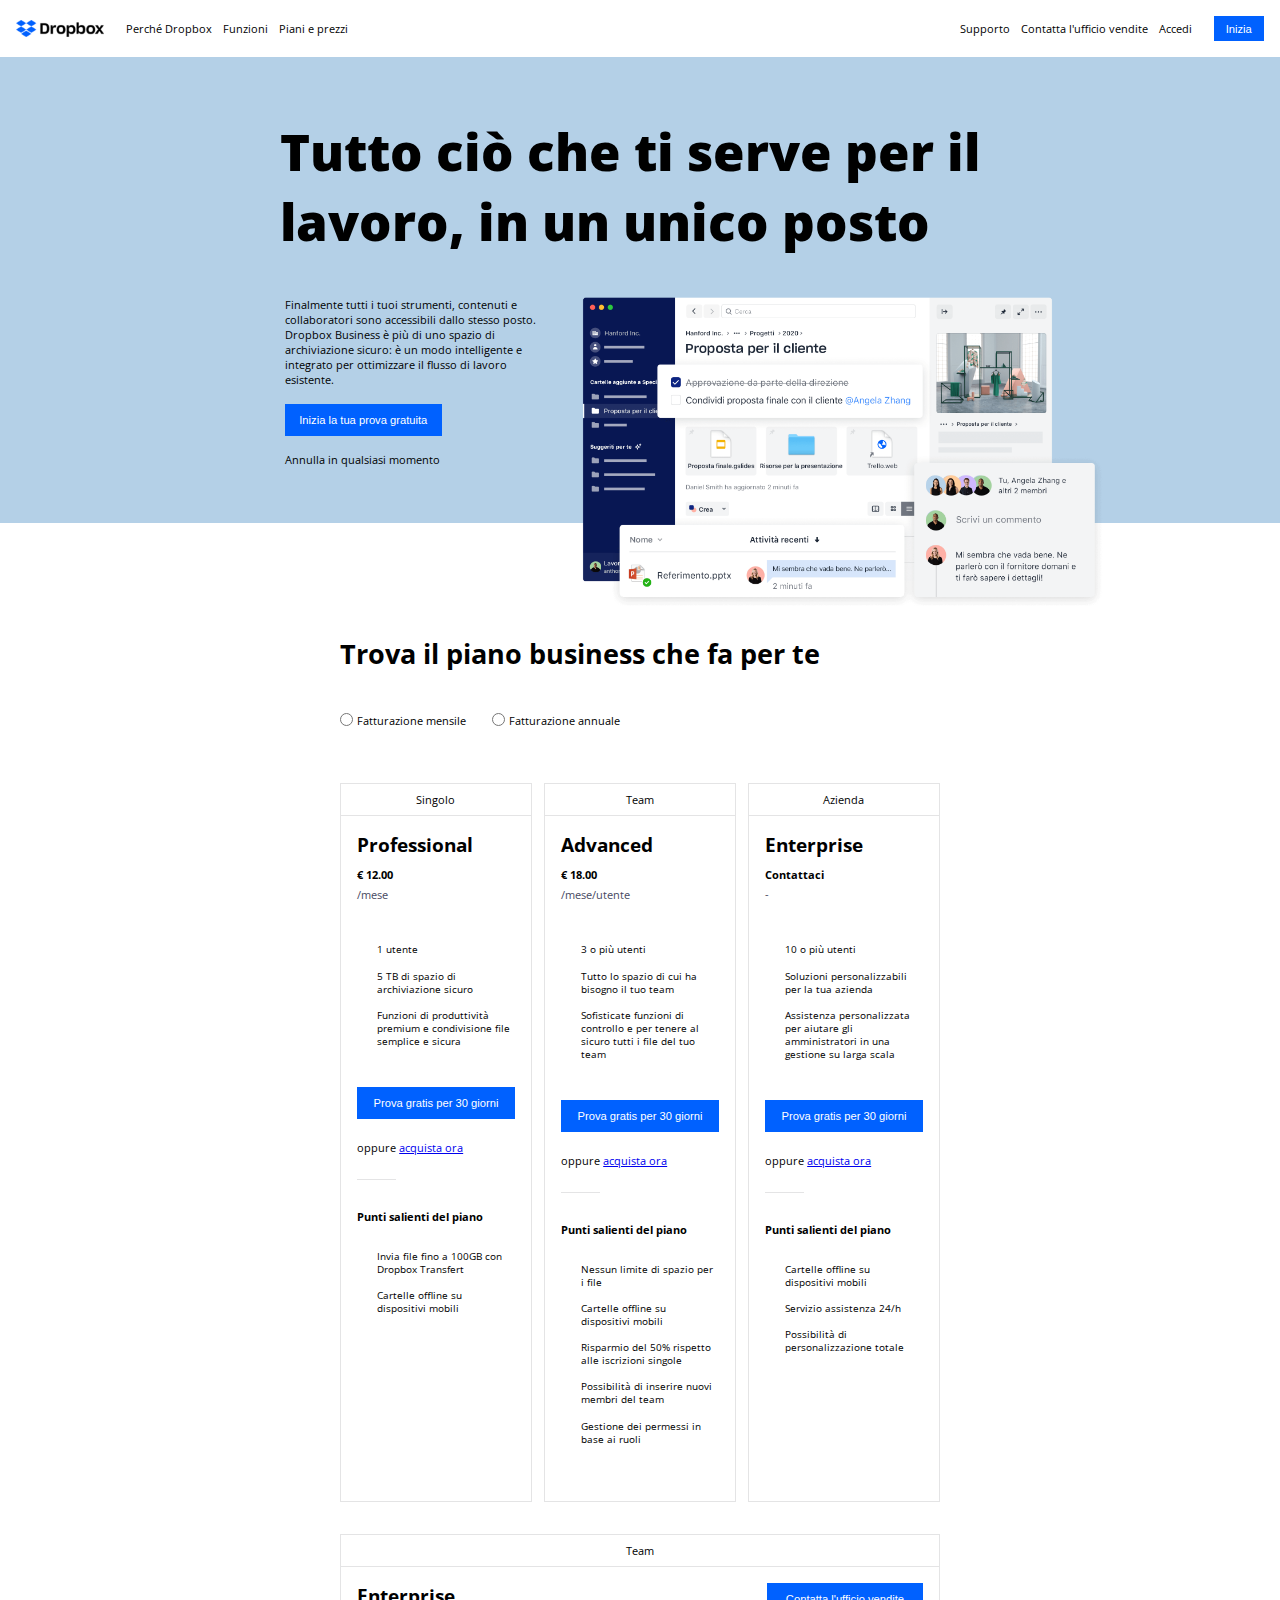
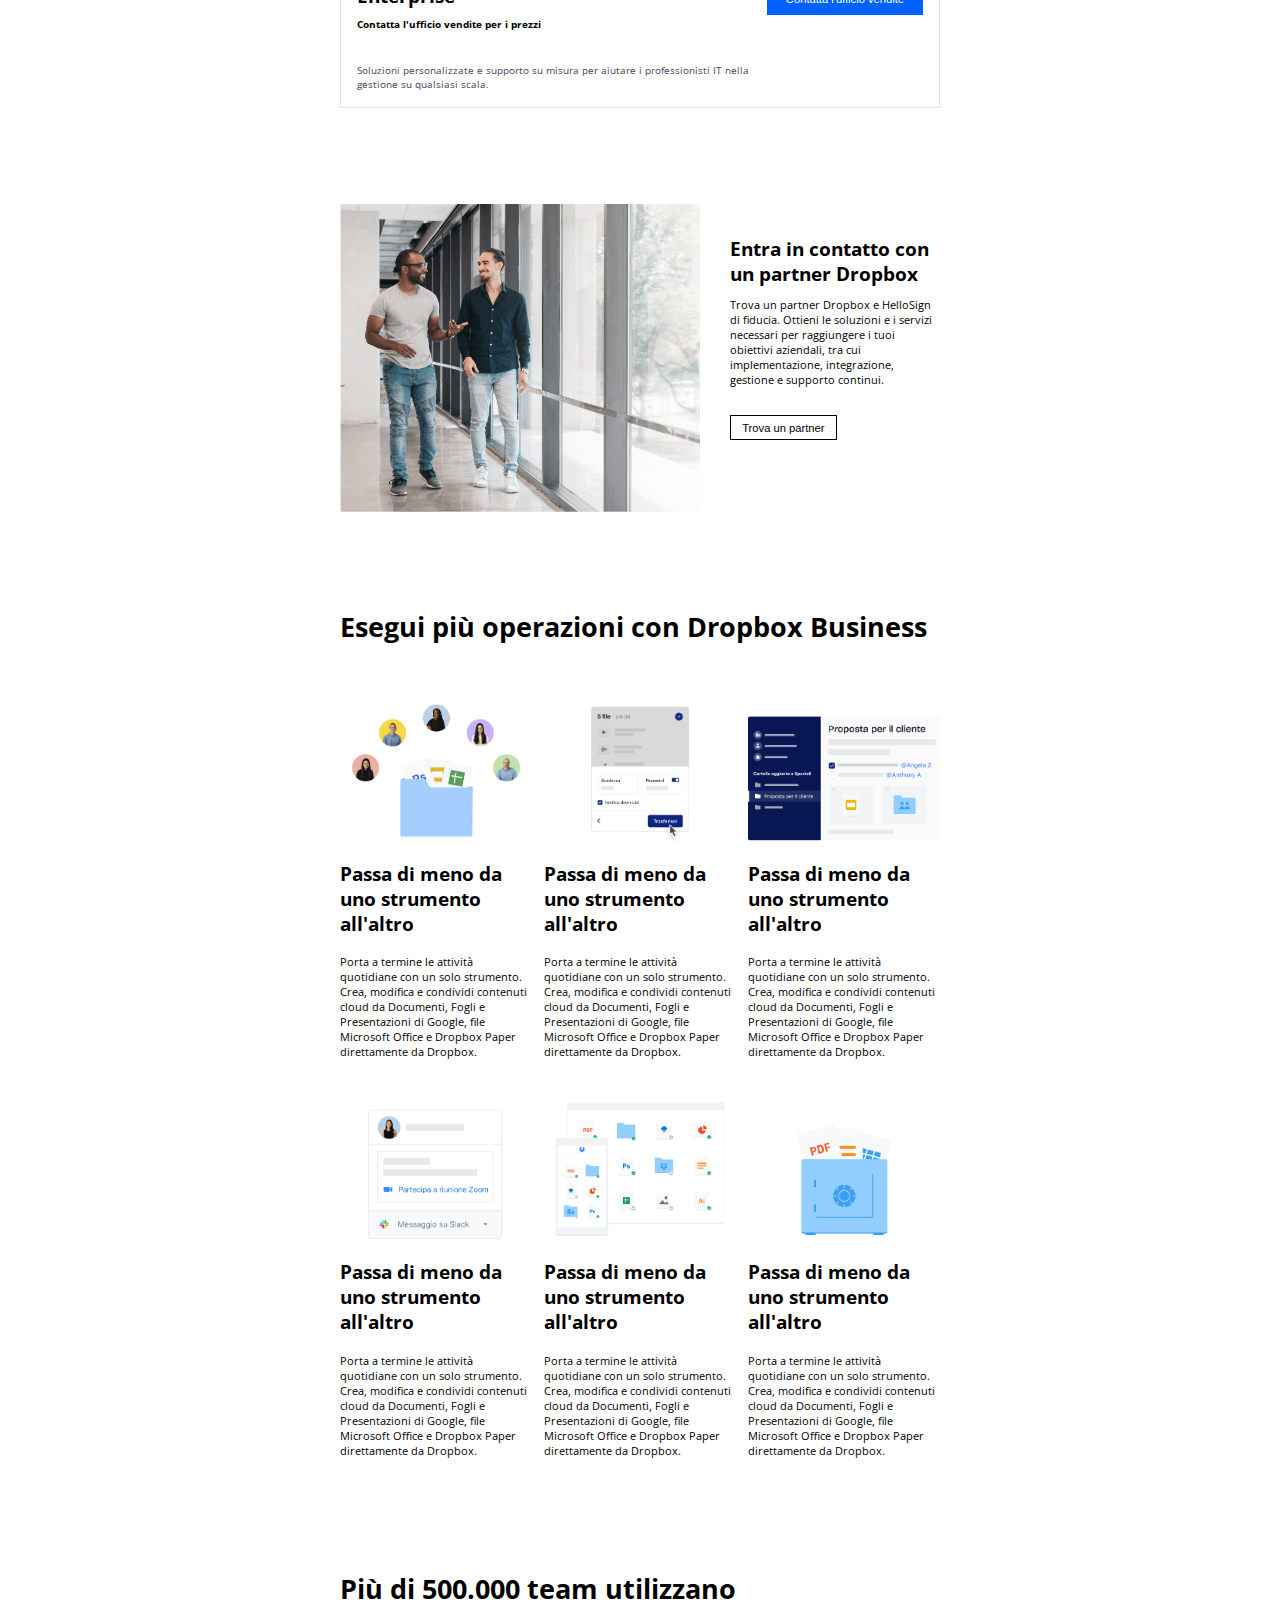
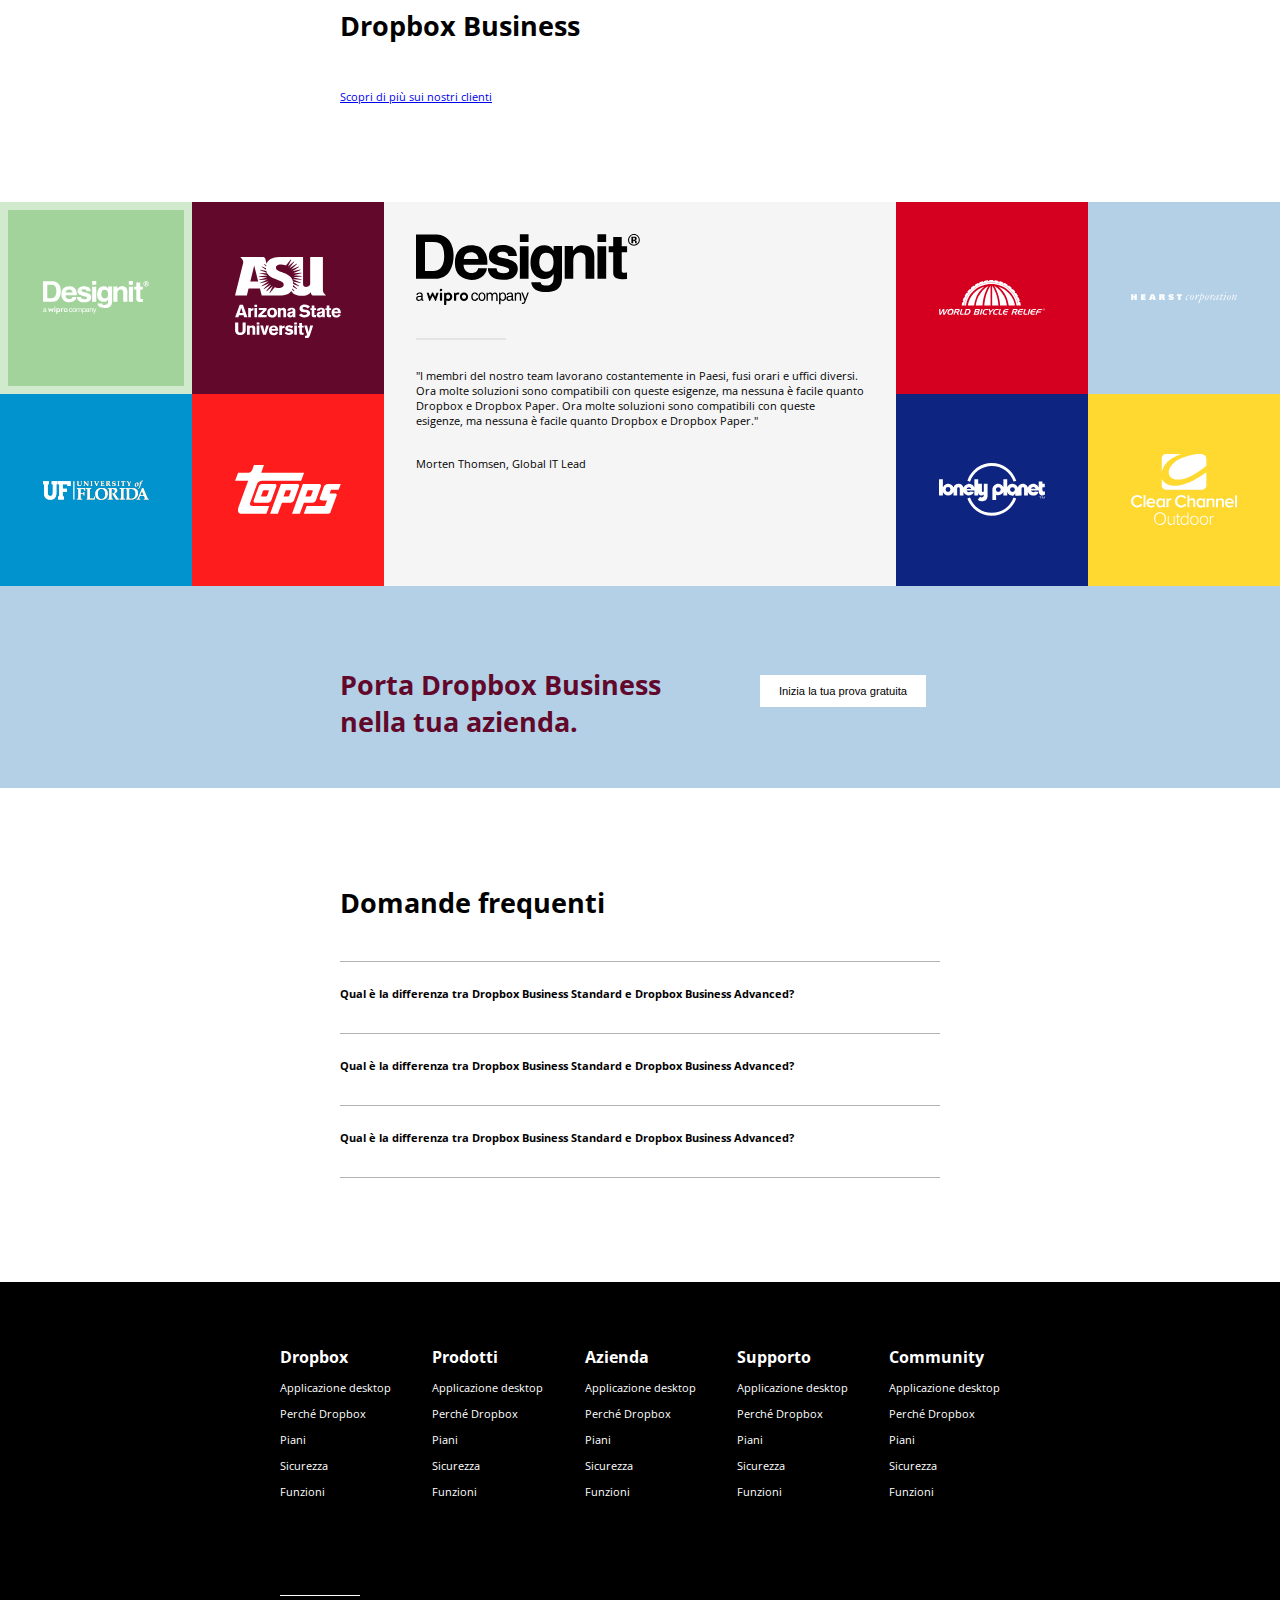
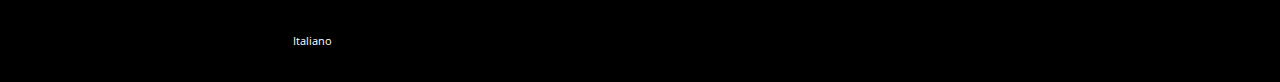
<file: index.html>
<!DOCTYPE html>
<html lang="it">

<head>
    <meta charset="UTF-8">
    <meta name="viewport" content="width=device-width, initial-scale=1.0">
    <link rel="preconnect" href="https://fonts.googleapis.com">
    <link rel="preconnect" href="https://fonts.gstatic.com" crossorigin>
    <link rel="stylesheet" href="https://cdnjs.cloudflare.com/ajax/libs/font-awesome/6.5.2/css/all.min.css"
        integrity="sha512-SnH5WK+bZxgPHs44uWIX+LLJAJ9/2PkPKZ5QiAj6Ta86w+fsb2TkcmfRyVX3pBnMFcV7oQPJkl9QevSCWr3W6A=="
        crossorigin="anonymous" referrerpolicy="no-referrer" />
    <link href="https://fonts.googleapis.com/css2?family=Open+Sans:ital,wght@0,300..800;1,300..800&display=swap"
        rel="stylesheet">

    <link rel="stylesheet" href="css/style.css">
    <title>Dropbox</title>
</head>

<body>
    <header>
        <nav class="flex-between align-center">
            <div class="nav-left flex-between">
                <a href="#">
                    <img src="img/logo-small.png" alt="Dropbox Logo">
                </a>
                <ul class="align-center">
                    <li>
                        <a href="#">Perché Dropbox</a>
                    </li>
                    <li>
                        <a href="#dbusiness-feature">Funzioni</a>
                    </li>
                    <li class="dropdown">
                        <a class="drop" href="">Piani e prezzi</a>
                        <div class="dropdown-content">
                            <p>
                                <a href="#professional-plan">Professional</a>
                            </p>
                            <p>
                                <a href="#advanced-plan">Advanced</a>
                            </p>
                            <p>
                                <a href="#enterprise-plan">Enterprise</a>
                            </p>
                        </div>
                    </li>
                </ul>
            </div>
            <div class="nav-right flex-between align-center">
                <ul>
                    <li>
                        <a href="#">Supporto</a>
                    </li>
                    <li>
                        <a href="#">Contatta l'ufficio vendite</a>
                    </li>
                    <li>
                        <a href="./login.html">Accedi</a>
                    </li>
                </ul>
                <button class="btn-blue">Inizia</button>
            </div>
        </nav>
    </header>

    <main>
        <section class="jumbotron bg-lightblue">
            <div class="container-medium">
                <h1>Tutto ciò che ti serve per il lavoro, in un unico posto</h1>
                <div class="jumbotron-info flex-between">
                    <div class="jumbotron-info-content">
                        <p>
                            Finalmente tutti i tuoi strumenti, contenuti e collaboratori sono accessibili dallo
                            stesso posto. Dropbox Business è più di uno spazio di archiviazione sicuro: è un modo
                            intelligente e integrato per ottimizzare il flusso di lavoro esistente.
                        </p>
                        <a href="./login.html">
                            <button class="btn-blue">Inizia la tua prova gratuita</button>
                        </a>
                        <p>
                            <a href="#">Annulla in qualsiasi momento</a>
                        </p>
                        <p>
                            <a href="#subscribe">
                                <i class="fa-solid fa-arrow-down"></i>
                            </a>
                        </p>
                    </div>
                    <div class="jumbotron-info-img">
                        <img src="img/jumbo.png" alt="Dropbox Client Image">
                    </div>
                </div>
            </div>
        </section>

        <section class="subscription-plan main-container">
            <h2 id="subscribe">Trova il piano business che fa per te</h2>
            <input type="radio" name="billing frequency" id="monthly-bill">
            <label for="monthly-bill">Fatturazione mensile</label>
            <input type="radio" name="billing frequency" id="annual-bill">
            <label for="annual-bill">Fatturazione annuale</label>
            <div class="sub-options flex-between">
                <article id="professional-plan" class="plan-card">
                    <p class="sub-user">
                        <span>
                            <i class="fa-solid fa-user"></i>
                        </span>
                        Singolo
                    </p>
                    <div class="card-content">
                        <h3>Professional</h3>
                        <p class="sub-cost">&euro; 12.00</p>
                        <p>/mese</p>
                        <ul class="sub-benefit">
                            <li class="benefit-user">
                                <span>1 utente</span>
                            </li>
                            <li class="benefit-archive">
                                <span>5 TB di spazio di archiviazione sicuro</span>
                            </li>
                            <li class="benefit-share">
                                <span>Funzioni di produttività premium e condivisione file semplice e sicura</span>
                            </li>
                        </ul>
                        <a href="./login.html">
                            <button class="btn-blue">
                                Prova gratis per 30 giorni
                            </button>
                        </a>
                        <span>oppure</span><a href="#">acquista ora</a>
                        <ul class="sub-recap">Punti salienti del piano
                            <li>
                                <span>Invia file fino a 100GB con Dropbox Transfert</span>
                            </li>
                            <li>
                                <span>Cartelle offline su dispositivi mobili</span>
                            </li>
                        </ul>
                    </div>
                </article>
                <article id="advanced-plan" class="plan-card">
                    <p class="sub-user">
                        <span>
                            <i class="fa-solid fa-users"></i>
                        </span>
                        Team
                    </p>
                    <div class="card-content">
                        <h3>Advanced</h3>
                        <p class="sub-cost">&euro; 18.00</p>
                        <p>/mese/utente</p>
                        <ul class="sub-benefit">
                            <li class="benefit-user-team">
                                <span>3 o più utenti</span>
                            </li>
                            <li class="benefit-archive">
                                <span>
                                    Tutto lo spazio di cui ha bisogno il tuo team
                                </span>
                            </li>
                            <li class="benefit-share">
                                <span>
                                    Sofisticate funzioni di controllo e per tenere al sicuro tutti i file del tuo team
                                </span>
                            </li>
                        </ul>
                        <a href="./login.html">
                            <button class="btn-blue">
                                Prova gratis per 30 giorni
                            </button>
                        </a>
                        <span>oppure</span><a href="#">acquista ora</a>
                        <ul class="sub-recap">Punti salienti del piano
                            <li>
                                <span>
                                    Nessun limite di spazio per i file
                                </span>
                            </li>
                            <li>
                                <span>
                                    Cartelle offline su dispositivi mobili
                                </span>
                            </li>
                            <li>
                                <span>
                                    Risparmio del 50% rispetto alle iscrizioni singole
                                </span>
                            </li>
                            <li>
                                <span>
                                    Possibilità di inserire nuovi membri del team
                                </span>
                            </li>
                            <li>
                                <span>
                                    Gestione dei permessi in base ai ruoli
                                </span>
                            </li>
                        </ul>
                    </div>
                </article>
                <article id="enterprise-plan" class="plan-card">
                    <p class="sub-user">
                        <span>
                            <i class="fa-solid fa-building"></i>
                        </span>
                        Azienda
                    </p>
                    <div class="card-content">
                        <h3>Enterprise</h3>
                        <p class="sub-cost">Contattaci</p>
                        <p>-</p>
                        <ul class="sub-benefit">
                            <li class="benefit-user">
                                <span>
                                    10 o più utenti
                                </span>
                            </li>
                            <li class="benefit-archive">
                                <span>
                                    Soluzioni personalizzabili per la tua azienda
                                </span>
                            </li>
                            <li class="benefit-share">
                                <span>
                                    Assistenza personalizzata per aiutare gli amministratori in una gestione su larga
                                    scala
                                </span>
                            </li>
                        </ul>
                        <a href="./login.html">
                            <button class="btn-blue">
                                Prova gratis per 30 giorni
                            </button>
                        </a>
                        <span>oppure</span><a href="#">acquista ora</a>
                        <ul class="sub-recap">Punti salienti del piano
                            <li>
                                <span>
                                    Cartelle offline su dispositivi mobili
                                </span>
                            </li>
                            <li>
                                <span>
                                    Servizio assistenza 24/h
                                </span>
                            </li>
                            <li>
                                <span>
                                    Possibilità di personalizzazione totale
                                </span>
                            </li>
                        </ul>
                    </div>
                </article>
                <article class="plan-card custom-plan">
                    <p class="sub-user">
                        <span>
                            <i class="fa-solid fa-building"></i>
                        </span>
                        Team
                    </p>
                    <div class="card-content flex-between">
                        <div class="custom-plan-info">
                            <h3>Enterprise</h3>
                            <p class="sub-cost">Contatta l'ufficio vendite per i prezzi</p>
                            <p>
                                Soluzioni personalizzate e supporto su misura per aiutare i professionisti IT nella
                                gestione su qualsiasi scala.
                            </p>
                        </div>
                        <div>
                            <button class="btn-blue">
                                Contatta l'ufficio vendite
                            </button>
                        </div>
                    </div>
                </article>
            </div>
        </section>

        <section class="dropbox-partner">
            <div class="main-container flex-between">
                <img src="img/partner.png" alt="Photo of two work colleagues">
                <div class="partner-info">
                    <h3>Entra in contatto con un partner Dropbox</h3>
                    <p>
                        Trova un partner Dropbox e HelloSign di fiducia. Ottieni le soluzioni e i servizi necessari per
                        raggiungere i tuoi obiettivi aziendali, tra cui implementazione, integrazione, gestione e
                        supporto continui.
                    </p>
                    <button class="btn-white">Trova un partner</button>
                </div>
            </div>
        </section>

        <section class="dropbox-business-feature main-container" id="dbusiness-feature">
            <h2>Esegui più operazioni con Dropbox Business</h2>
            <div class="dropbusiness-features flex-between">
                <article class="feature-card">
                    <img src="img/business-feature-switching-tools.png" alt="Switching Tool Feature Image">
                    <h3>Passa di meno da uno strumento all'altro</h3>
                    <p>
                        Porta a termine le attività quotidiane con un solo strumento. Crea, modifica e condividi
                        contenuti cloud da Documenti, Fogli e Presentazioni di Google, file Microsoft Office e Dropbox
                        Paper direttamente da Dropbox.
                    </p>
                </article>
                <article class="feature-card">
                    <img src="img/business-feature-send-files-it.png" alt="Sending Files Feature Image">
                    <h3>Passa di meno da uno strumento all'altro</h3>
                    <p>
                        Porta a termine le attività quotidiane con un solo strumento. Crea, modifica e condividi
                        contenuti cloud da Documenti, Fogli e Presentazioni di Google, file Microsoft Office e Dropbox
                        Paper direttamente da Dropbox.
                    </p>
                </article>
                <article class="feature-card">
                    <img src="img/business-feature-coordinate-it.png" alt="Work Coordination Feature Image">
                    <h3>Passa di meno da uno strumento all'altro</h3>
                    <p>
                        Porta a termine le attività quotidiane con un solo strumento. Crea, modifica e condividi
                        contenuti cloud da Documenti, Fogli e Presentazioni di Google, file Microsoft Office e Dropbox
                        Paper direttamente da Dropbox.
                    </p>
                </article>
                <article class="feature-card">
                    <img src="img/business-feature-integrations-it.png" alt="App Integration Feature Image">
                    <h3>Passa di meno da uno strumento all'altro</h3>
                    <p>
                        Porta a termine le attività quotidiane con un solo strumento. Crea, modifica e condividi
                        contenuti cloud da Documenti, Fogli e Presentazioni di Google, file Microsoft Office e Dropbox
                        Paper direttamente da Dropbox.
                    </p>
                </article>
                <article class="feature-card">
                    <img src="img/business-feature-multi-device.png" alt="Multi-device Compatibility Feature Image">
                    <h3>Passa di meno da uno strumento all'altro</h3>
                    <p>
                        Porta a termine le attività quotidiane con un solo strumento. Crea, modifica e condividi
                        contenuti cloud da Documenti, Fogli e Presentazioni di Google, file Microsoft Office e Dropbox
                        Paper direttamente da Dropbox.
                    </p>
                </article>
                <article class="feature-card">
                    <img src="img/business-feature-security.png" alt="Security Tool Feature Image">
                    <h3>Passa di meno da uno strumento all'altro</h3>
                    <p>
                        Porta a termine le attività quotidiane con un solo strumento. Crea, modifica e condividi
                        contenuti cloud da Documenti, Fogli e Presentazioni di Google, file Microsoft Office e Dropbox
                        Paper direttamente da Dropbox.
                    </p>
                </article>
            </div>
        </section>

        <section class="dropbox-customers">
            <div class="main-container">
                <h2>Più di 500.000 team utilizzano Dropbox Business</h2>
                <a href="#">Scopri di più sui nostri clienti</a>
            </div>

            <div class="customer-teams flex-between">
                <div class="customers-left">
                    <div class="customers">
                        <div id="designit" class="customer">
                            <img src="img/designit.svg" alt="Designit Logo">
                        </div>
                        <div id="arizona-uni" class="customer">
                            <img src="img/arizona_state_university.svg" alt="Arizona State University Logo">
                        </div>
                        <div id="florida-uni" class="customer">
                            <img src="img/university_of_florida.svg" alt="University Of Florida Logo">
                        </div>
                        <div id="topps" class="customer">
                            <img src="img/topps.svg" alt="Topps Logo">
                        </div>
                    </div>
                </div>
                <div class="customer-info">
                    <img src="img/designit.svg" alt="Designit Logo">
                    <div class="divider"></div>
                    <p>
                        "I membri del nostro team lavorano costantemente in Paesi, fusi orari e uffici diversi. Ora
                        molte
                        soluzioni sono compatibili con queste esigenze, ma nessuna è facile quanto Dropbox e Dropbox
                        Paper.
                        Ora molte soluzioni sono compatibili con queste esigenze, ma nessuna è facile quanto Dropbox e
                        Dropbox Paper."
                    </p>
                    <p>Morten Thomsen, Global IT Lead</p>
                </div>
                <div class="customers-right">
                    <div class="customers">
                        <div id="world-bicycle" class="customer">
                            <img src="img/world_bicycle_relief.svg" alt="World Bicycle Relief Logo">
                        </div>
                        <div id="hearst-corp" class="customer">
                            <img src="img/hearst_corp.svg" alt="Hearst Corporation Logo">
                        </div>
                        <div id="lonely-planet" class="customer">
                            <img src="img/lonely_planet.svg" alt="Lonely Planet Logo">
                        </div>
                        <div id="clear-channel" class="customer">
                            <img src="img/clear_channel.svg" alt="Clear Channel Logo">
                        </div>
                    </div>
                </div>
            </div>
        </section>

        <section class="dropbox-business bg-lightblue">
            <div class="main-container flex-between">
                <h2>
                    Porta Dropbox Business nella tua azienda.
                </h2>
                <a href="./login.html">
                    <button class="btn-white">
                        Inizia la tua prova gratuita
                    </button>
                </a>
            </div>
        </section>

        <section class="faq main-container">
            <h2>Domande frequenti</h2>
            <div class="accordion-item">
                <div class="question flex-between">
                    <p>
                        Qual è la differenza tra Dropbox Business Standard e Dropbox Business Advanced?
                    </p>
                    <span>
                        <i class="fa-solid fa-angle-down"></i>
                    </span>
                </div>
                <div class="accordion-item-content">
                    <p>
                        Dropbox Business Advanced garantisce un maggiore spazio di archiviazione e un trasferimento
                        di
                        file senza limiti di dimensioni. Inoltre riceverai avvisi su eventuali attività sospette.
                    </p>
                </div>
            </div>
            <div class="accordion-item">
                <div class="question flex-between">
                    <p>
                        Qual è la differenza tra Dropbox Business Standard e Dropbox Business Advanced?
                    </p>
                    <span>
                        <i class="fa-solid fa-angle-down"></i>
                    </span>
                </div>
                <div class="accordion-item-content">
                    <p>
                        Dropbox Business Advanced garantisce un maggiore spazio di archiviazione e un trasferimento
                        di
                        file senza limiti di dimensioni. Inoltre riceverai avvisi su eventuali attività sospette.
                    </p>
                </div>
            </div>
            <div class="accordion-item">
                <div class="question flex-between">
                    <p>
                        Qual è la differenza tra Dropbox Business Standard e Dropbox Business Advanced?
                    </p>
                    <span>
                        <i class="fa-solid fa-angle-down"></i>
                    </span>
                </div>
                <div class="accordion-item-content">
                    <p>
                        Dropbox Business Advanced garantisce un maggiore spazio di archiviazione e un trasferimento
                        di
                        file senza limiti di dimensioni. Inoltre riceverai avvisi su eventuali attività sospette.
                    </p>
                </div>
            </div>
        </section>
    </main>

    <footer>
        <section class="container-medium">
            <nav class="flex-between">
                <ul>Dropbox
                    <li>
                        <a href="#">Applicazione desktop</a>
                    </li>
                    <li>
                        <a href="#">Perché Dropbox</a>
                    </li>
                    <li>
                        <a href="#">Piani</a>
                    </li>
                    <li>
                        <a href="#">Sicurezza</a>
                    </li>
                    <li>
                        <a href="#">Funzioni</a>
                    </li>
                </ul>
                <ul>Prodotti
                    <li>
                        <a href="#">Applicazione desktop</a>
                    </li>
                    <li>
                        <a href="#">Perché Dropbox</a>
                    </li>
                    <li>
                        <a href="#">Piani</a>
                    </li>
                    <li>
                        <a href="#">Sicurezza</a>
                    </li>
                    <li>
                        <a href="#">Funzioni</a>
                    </li>
                </ul>
                <ul>Azienda
                    <li>
                        <a href="#">Applicazione desktop</a>
                    </li>
                    <li>
                        <a href="#">Perché Dropbox</a>
                    </li>
                    <li>
                        <a href="#">Piani</a>
                    </li>
                    <li>
                        <a href="#">Sicurezza</a>
                    </li>
                    <li>
                        <a href="#">Funzioni</a>
                    </li>
                </ul>
                <ul>Supporto
                    <li>
                        <a href="#">Applicazione desktop</a>
                    </li>
                    <li>
                        <a href="#">Perché Dropbox</a>
                    </li>
                    <li>
                        <a href="#">Piani</a>
                    </li>
                    <li>
                        <a href="#">Sicurezza</a>
                    </li>
                    <li>
                        <a href="#">Funzioni</a>
                    </li>
                </ul>
                <ul>Community
                    <li>
                        <a href="#">Applicazione desktop</a>
                    </li>
                    <li>
                        <a href="#">Perché Dropbox</a>
                    </li>
                    <li>
                        <a href="#">Piani</a>
                    </li>
                    <li>
                        <a href="#">Sicurezza</a>
                    </li>
                    <li>
                        <a href="#">Funzioni</a>
                    </li>
                </ul>
            </nav>
            <div class="language">
                <span>Italiano</span>
            </div>
        </section>
    </footer>
</body>

</html>
</file>
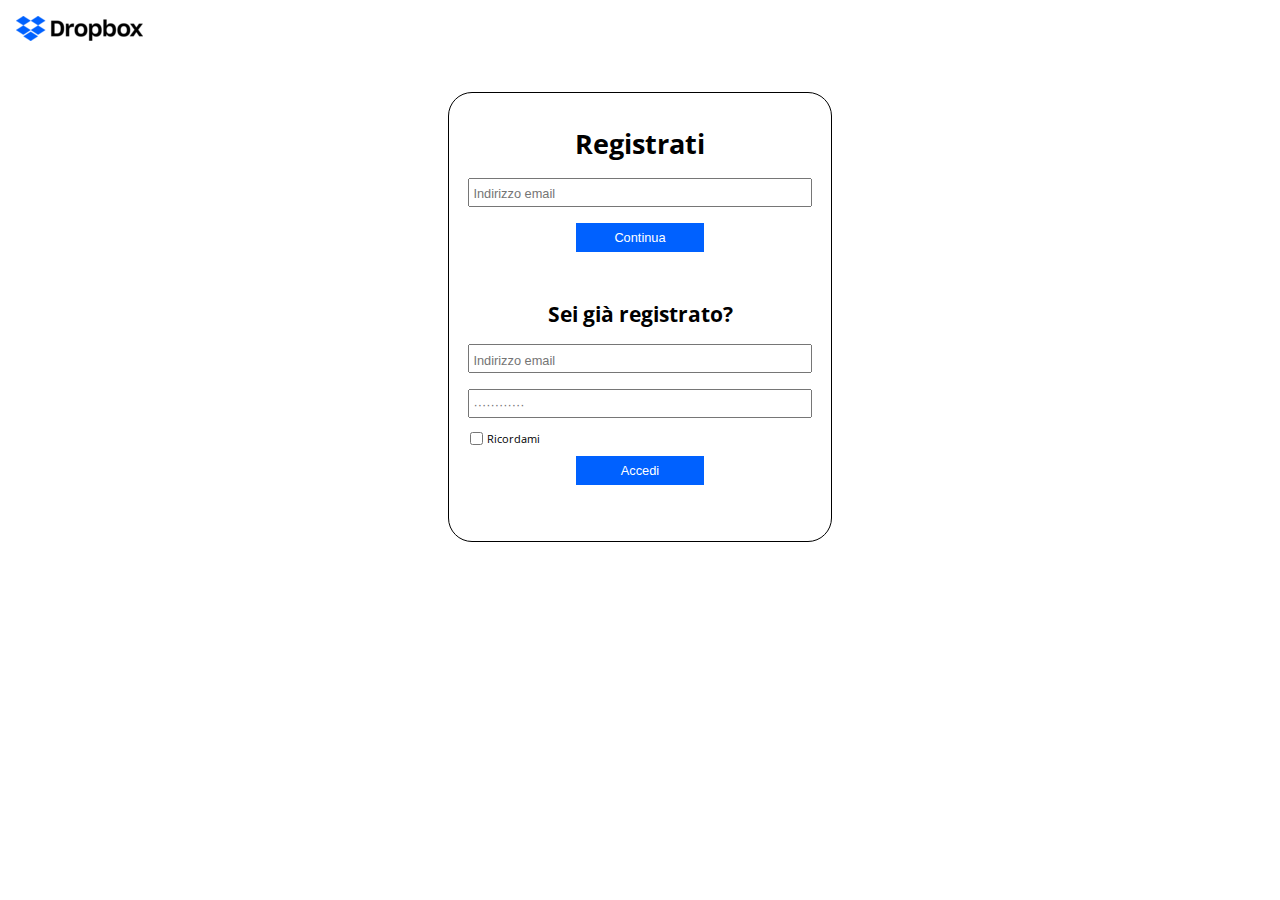
<file: login.html>
<!DOCTYPE html>
<html lang="en">

<head>
    <meta charset="UTF-8">
    <meta name="viewport" content="width=device-width, initial-scale=1.0">
    <link rel="preconnect" href="https://fonts.googleapis.com">
    <link rel="preconnect" href="https://fonts.gstatic.com" crossorigin>
    <link rel="stylesheet" href="https://cdnjs.cloudflare.com/ajax/libs/font-awesome/6.5.2/css/all.min.css"
        integrity="sha512-SnH5WK+bZxgPHs44uWIX+LLJAJ9/2PkPKZ5QiAj6Ta86w+fsb2TkcmfRyVX3pBnMFcV7oQPJkl9QevSCWr3W6A=="
        crossorigin="anonymous" referrerpolicy="no-referrer" />
    <link href="https://fonts.googleapis.com/css2?family=Open+Sans:ital,wght@0,300..800;1,300..800&display=swap"
        rel="stylesheet">

    <link rel="stylesheet" href="css/style.css">
    <title>Login</title>
</head>

<body>
    <header>
        <nav class="login-nav flex-between align-center">
            <a href="#">
                <img src="img/logo-small.png" alt="Dropbox Logo">
            </a>
            <a href="#">
                <i class="fa-solid fa-globe"></i>
            </a>
        </nav>
    </header>

    <main>
        <section class="login-main-content">
            <div class="login-panel">
                <h1>Registrati</h1>
                <form>
                    <input type="email" name="email" placeholder="Indirizzo email" required>
                    <br>
                    <div class="btn">
                        <input type="submit" class="btn-blue" value="Continua">
                    </div>
                </form>
                <h2>Sei già registrato?</h2>
                <form>
                    <input type="email" name="email" placeholder="Indirizzo email" required>
                    <br>
                    <input type="password" name="password" placeholder="············" minlength="8" required>
                    <br>
                    <input type="checkbox" id="remember-me">
                    <label for="remember-me">Ricordami</label>
                    <br>
                    <div class="btn">
                        <input type="submit" class="btn-blue" value="Accedi">
                    </div>
                </form>
            </div>
        </section>
    </main>
</body>

</html>
</file>
<file: css/style.css>
* {
    margin: 0;
    padding: 0;
    box-sizing: border-box;
}

/* || GENERAL  */
:root {
    scroll-behavior: smooth;
    --lightgrey-border: #e4e4e5;
    --grey-border: #b2b2b2;
    --lightblue: #0061ff;
}

body {
    font-family: "Open Sans", sans-serif;
}

p,
li,
button,
span,
a,
article.plan-card ul,
label,
div.question>i {
    font-size: .7rem;
}

button {
    border: 1px solid transparent;
    padding: .5em 1em;
    margin-right: 0;
}

a,
button,
label,
.question>i,
.language span {
    cursor: pointer;
}

main section {
    padding-bottom: 5rem;
}

ul {
    list-style-type: none;
}

h2 {
    font-size: 1.7rem;
}

/* || UTILITIES  */
.container-medium {
    max-width: calc((1200px / 100) * 60);
    margin: 0 auto;
}

.main-container {
    max-width: calc((1200px / 100) * 50);
    margin: 0 auto;
}

.flex-between {
    display: flex;
    justify-content: space-between;
}

.align-center {
    align-items: center;
}

.stretch {
    align-items: stretch;
}

.dropdown {
    position: relative;
    display: inline-block;
}

/* || HEADER */
header {
    position: fixed;
    left: 0;
    right: 0;
    z-index: 1;
}

header nav {
    padding: 1rem;
    background-color: white;
}

header .nav-left>a img {
    width: 5.5rem;
    vertical-align: middle;
}

header nav ul {
    margin: 0 1em;
    display: flex;
}

header nav ul li {
    margin: 0 .5em
}

.dropdown-content {
    display: none;
    position: absolute;
    z-index: 1;
    background-color: white;
    min-width: 5rem;
    box-shadow: 0px 8px 16px 0px rgba(0, 0, 0, 0.2);
    border-radius: 0 0 2px 2px;
}

.dropdown-content p {
    padding: .2rem;
}

.dropdown-content p:first-child {
    padding-top: .5rem;
}

.dropdown:hover .dropdown-content {
    display: block;
}

/* ||   MAIN    */
/* -----------  */
/* || JUMBOTRON */
.jumbotron {
    padding-bottom: .5rem;
    padding-top: calc(3.5rem + 60px);
}

.jumbotron h1 {
    font-size: 3.2rem;
    font-weight: 900;
    margin-bottom: .8em;
}

div.jumbotron-info-content {
    width: 39%;
    padding: 0 .3rem;
}

div.jumbotron-info-content button {
    margin: 1.5em 0;
    padding: .8em 1.2em;
}

div.jumbotron-info-content p:last-child {
    margin-top: 3rem;
}

div.jumbotron-info-content a>i {
    font-size: 2.2rem;
}

.jumbotron-info-img {
    width: 61%;
    position: relative;
}

.jumbotron-info-img img {
    position: absolute;
    width: 125%;
}

/* || SUBSCRIPTION-PLAN */
section.subscription-plan {
    padding-top: 7rem;
}

section.subscription-plan h2 {
    margin-bottom: 1.5em;
}

section.subscription-plan input[type="radio"] {
    vertical-align: text-top;
}

section.subscription-plan label {
    vertical-align: text-top;
    margin-right: 2em;
}

div.sub-options,
div.dropbusiness-features {
    flex-wrap: wrap;
    margin-top: 1rem;
}

div.sub-options article.plan-card,
div.dropbusiness-features article.feature-card {
    width: calc((100% / 3) - .5rem);
    margin-top: 2rem;
}

div.sub-options article.plan-card {
    border: 1px solid var(--lightgrey-border);
}

article.plan-card p.sub-user {
    border-bottom: 1px solid var(--lightgrey-border);
    padding: .5rem;
    text-align: center;
}

article.plan-card div.card-content {
    padding: 1rem;
}

article.plan-card p.sub-cost,
article.plan-card ul.sub-recap {
    font-weight: bold;
}

article.plan-card h3,
article.plan-card p.sub-cost {
    margin-bottom: .5em;
}

div.card-content p:nth-child(3) {
    color: #47495f;
}

article.plan-card ul {
    padding: 2.5em 0;
}

article.plan-card ul li {
    font-weight: normal;
    margin: 1em 0;
    display: flex;
    align-items: baseline;
    justify-content: space-around;
}

ul.sub-benefit li::before,
ul.sub-recap li::before {
    font-family: "Font Awesome 6 Free";
    font: var(--fa-font-solid);
}

ul.sub-benefit li.benefit-user::before {
    content: '\f007';
}

ul.sub-benefit li.benefit-archive::before {
    content: '\f07b';
}

ul.sub-benefit li.benefit-share::before {
    content: '\f1e0';
}

ul.sub-benefit li.benefit-user-team::before {
    content: '\f0c0';
}

article.plan-card ul li span {
    width: 85%;
    font-size: .6rem;
}

article.plan-card button {
    width: 100%;
    padding: .8em 0;
    margin-bottom: 1rem;
}

article.plan-card a~span {
    padding-bottom: 1.5rem;
    border-bottom: 1px solid var(--lightgrey-border);
    margin-right: .2rem;
}

article.plan-card ul.sub-recap,
ul.sub-recap li:first-child {
    margin-top: 1.5rem;
}

ul.sub-recap li::before {
    content: '\f00c';
    color: var(--lightblue);
}

div.sub-options article.custom-plan {
    flex-grow: 1;
}

article.custom-plan p.sub-cost {
    margin-bottom: 2rem;
}

div.custom-plan-info {
    width: 70%;
}

div.custom-plan-info p {
    font-size: .65rem;
}

article.custom-plan button {
    padding: .8em 1.6em;
}

/* || DROPBOX PARTNER */
section.dropbox-partner {
    padding: 1rem 0 6rem;
}

section.dropbox-partner img {
    width: 60%;
}

section.dropbox-partner div.partner-info {
    width: 35%;
    padding: 2rem 0;
}

div.partner-info p {
    padding: .7rem 0 1.7rem;
}

div.partner-info button.btn-white {
    border: 1px solid black;
}

/* || DROPBOX BUSINESS FEATURE */
article.feature-card img {
    width: 100%;
}

article.feature-card h3 {
    margin: .4em 0 1em;
}

/* ||  DROPBOX-CUSTOMERS */
section.dropbox-customers {
    padding-bottom: 0;
}

section.dropbox-customers div.main-container:first-child {
    padding-bottom: 6rem;
}

section.dropbox-customers h2 {
    width: 70%;
    margin-bottom: 2.5rem;
    padding-top: 2rem;
}

.customer-teams {
    background-color: #f5f5f5;
    padding: 0;
    height: 30vw;
}

.customer-teams div.customers {
    display: flex;
    flex-wrap: wrap;
    width: 30vw;
    height: 30vw;
}

.customer-teams div.customer {
    border: 8px solid transparent;
    width: 50%;
    height: 50%;
    display: flex;
    justify-content: center;
    align-items: center;
}

div.customer img {
    width: 60%;
    filter: invert(1);
}

.customer-teams div.customer-info {
    padding: 2rem;
    margin: 0 auto;
    width: 40vw;
    height: 100%;
    overflow: hidden;
}

div.customer-info img {
    width: 50%;
    padding-bottom: 1.8rem;
}

div.customer-info div.divider {
    width: 20%;
    border-bottom: 2px solid #e4e4e6;
}

div.customer-info p {
    margin: 2.5em 0 2em;
}

/* || DROPBOX BUSINESS - LIGHTBLUE */
section.dropbox-business.bg-lightblue {
    padding: 5rem 0 3rem;
}

section.dropbox-business.bg-lightblue>div {
    align-items: first baseline;
}

section.dropbox-business.bg-lightblue h2 {
    color: #61082b;
    padding-top: 0;
    width: 60%;
}

section.dropbox-business.bg-lightblue a {
    width: 30%;
}

section.dropbox-business.bg-lightblue button {
    padding: .8em 1.6em;
}

/* || FAQ */
section.faq {
    padding: 6rem 0 6.5rem;
}

section.faq h2 {
    padding-bottom: 1.5em;
}

.faq div.question {
    padding: 1.5em 0 0;
    border-top: 1px solid var(--grey-border);
    font-weight: bold;
    cursor: pointer;
}

.faq .accordion-item:last-child {
    border-bottom: 1px solid var(--grey-border);
}

.faq:hover .accordion-item:hover .accordion-item-content {
    height: 6em;
}

.accordion-item-content {
    height: 0;
    overflow: hidden;
    transition: height .25s;
    padding-top: 2rem;
}

/* || FOOTER */
footer {
    background-color: black;
    color: white;
}

footer section {
    padding-bottom: 2rem;
}

footer nav ul {
    font-weight: bold;
    padding: 4em 0 6em;
}

footer nav ul li {
    margin-top: 1em;
}

footer nav ul li a {
    text-decoration: none;
    color: white;
    font-weight: normal;
}

footer div.language {
    border-top: 1px solid white;
    width: 5rem;
    padding-top: 2em;
}

.language span::before,
.language span::after {
    font-family: "Font Awesome 6 Free";
    font: var(--fa-font-solid);
    margin: 0 .2rem;
}

.language span::before {
    content: '\f57d'
}

.language span::after {
    content: '\f0d8'
}

/* || LOGIN */
.login-nav a:last-child {
    margin-right: .5rem;
    font-size: 1rem;
}

section.login-main-content {
    padding: calc(2rem + 60px) 0 2rem;
}

.login-panel {
    max-width: 30%;
    margin: 0 auto;
    border: 1px solid black;
    border-radius: 24px;
    padding: 2rem 1.2rem .5rem;
}

.login-panel h1,
.login-panel h2 {
    text-align: center;
    padding-bottom: .5rem;
}

.login-panel h1 {
    font-size: 1.7rem;
}

.login-panel h2 {
    font-size: 1.3rem;
}

.login-panel input[type="email"],
.login-panel input[type="password"] {
    margin: .5rem 0;
    padding: .4rem .2rem .2rem;
    width: 100%;
    font-size: .8rem;
}

.login-panel input[type="checkbox"] {
    vertical-align: middle;
    margin-left: .1rem;
    cursor: pointer;
}

.login-panel .btn {
    margin-bottom: 3rem;
    display: flex;
    justify-content: center;
    align-items: center;
}

.btn input[type="submit"] {
    width: 8rem;
    font-size: .8rem;
    padding: .4rem;
    margin-top: .5rem;
    cursor: pointer;
    border: 1px solid transparent;
}

/*  ** STYLE */
.bg-lightblue {
    background-color: #b4d0e7;
}

.btn-blue {
    background-color: var(--lightblue);
    color: white;
}

.btn-white {
    background-color: white;
    color: black;
}

header nav ul li a:link,
header nav ul li a:visited,
div.jumbotron-info-content a:link,
div.jumbotron-info-content a:visited {
    text-decoration: none;
    color: black;
}

article.plan-card a:visited,
section.dropbox-business a:visited {
    color: #0000d7;
}

footer nav ul li:hover,
.jumbotron-info-content p>a:hover {
    text-decoration: underline;
}

header nav ul li a:hover {
    color: var(--lightblue);
}

#designit {
    border-color: #d1e9cd;
    background-color: #a2d39b;
}

#arizona-uni {
    background-color: #61082b;
}

#florida-uni {
    background-color: #0093ce;
}

#topps {
    background-color: #ff1c1c;
}

#world-bicycle {
    background-color: #d5001f;
}

#hearst-corp {
    background-color: #b4d0e7;
}

#lonely-planet {
    background-color: #0d2481;
}

#clear-channel {
    background-color: #ffd830;
}
</file>
